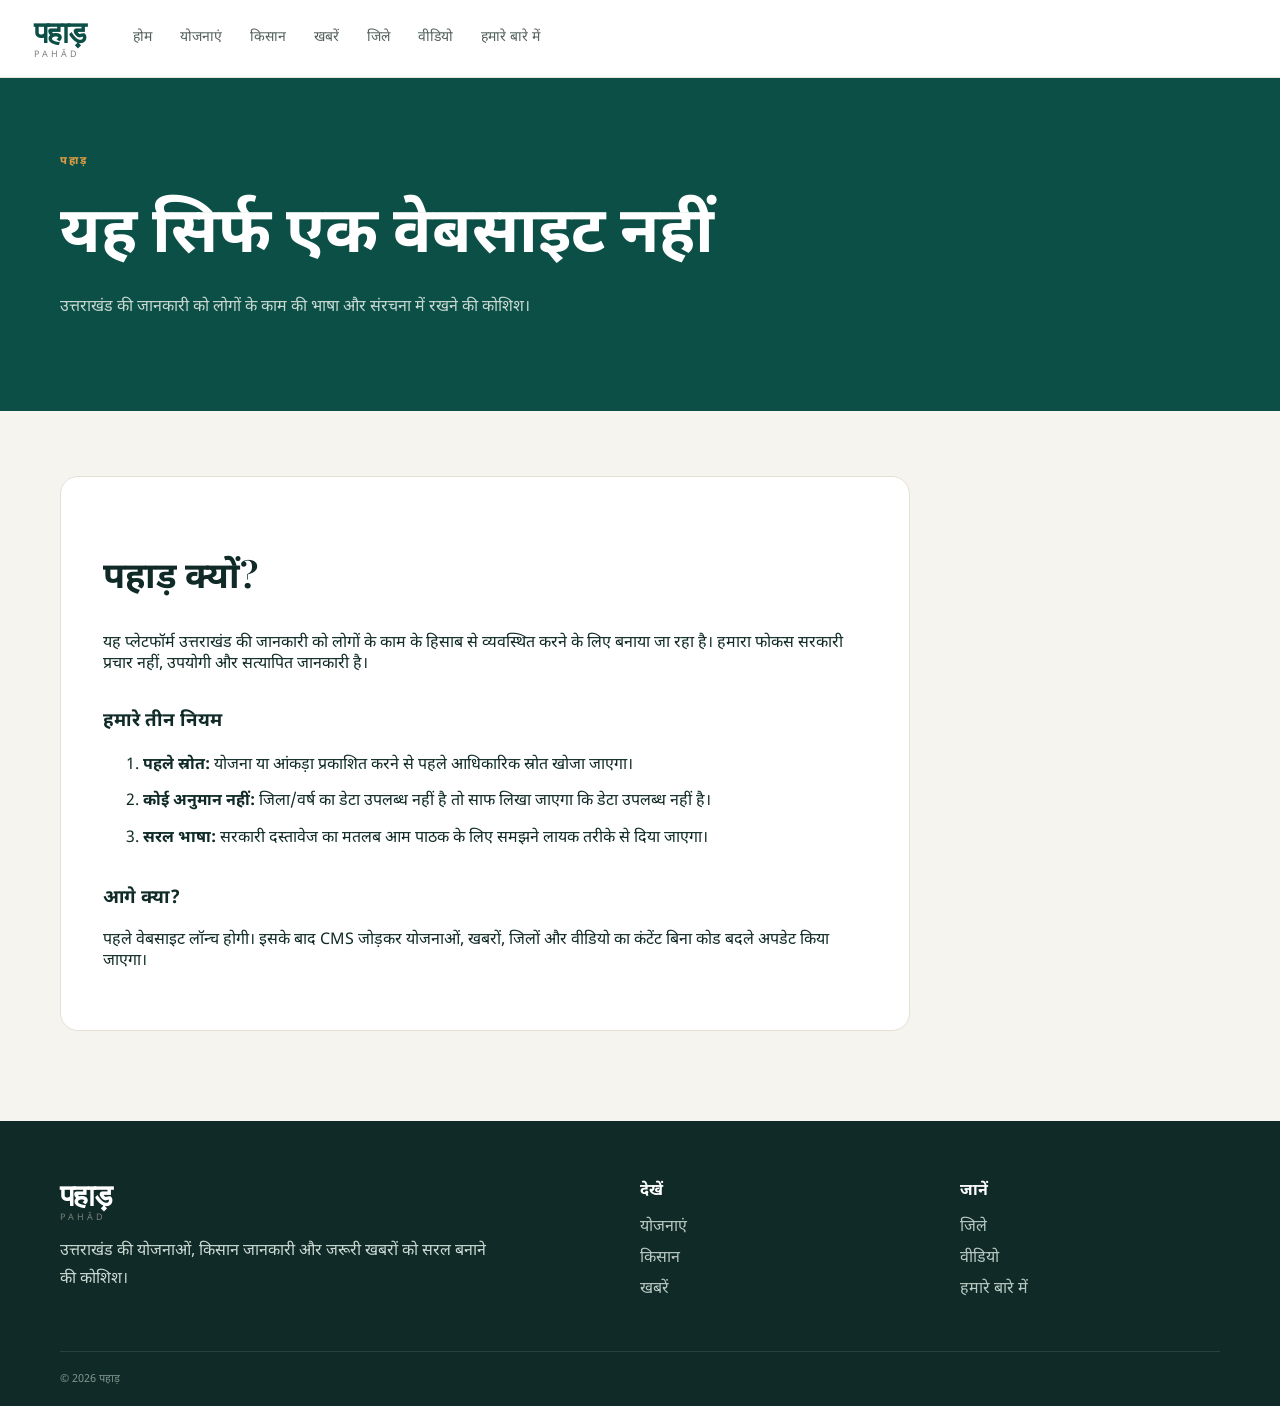
<file: about - Copy.html>
<!doctype html><html lang="hi"><head><meta charset="utf-8"><meta name="viewport" content="width=device-width,initial-scale=1"><title>हमारे बारे में — पहाड़</title><meta name="description" content="उत्तराखंड की जानकारी को लोगों के काम की भाषा और संरचना में रखने की कोशिश।"><link rel="preconnect" href="https://fonts.googleapis.com"><link rel="preconnect" href="https://fonts.gstatic.com" crossorigin><link href="https://fonts.googleapis.com/css2?family=Noto+Sans+Devanagari:wght@400;500;600;700;800&family=Playfair+Display:wght@600;700;800&display=swap" rel="stylesheet"><link rel="stylesheet" href="assets/style.css"></head><body>
<header class="topbar"><a class="brand" href="index.html"><span>पहाड़</span><small>PAHĀD</small></a><nav><a href="index.html">होम</a><a href="schemes.html">योजनाएं</a><a href="farmer.html">किसान</a><a href="news.html">खबरें</a><a href="districts.html">जिले</a><a href="videos.html">वीडियो</a><a href="about.html">हमारे बारे में</a></nav><button class="menu">☰</button></header>
<section class="page-hero"><div class="wrap"><span class="label">पहाड़</span><h1>यह सिर्फ एक वेबसाइट नहीं</h1><p>उत्तराखंड की जानकारी को लोगों के काम की भाषा और संरचना में रखने की कोशिश।</p></div></section>
<main class="content wrap"><div class="detail"><h2>पहाड़ क्यों?</h2><p>यह प्लेटफॉर्म उत्तराखंड की जानकारी को लोगों के काम के हिसाब से व्यवस्थित करने के लिए बनाया जा रहा है। हमारा फोकस सरकारी प्रचार नहीं, उपयोगी और सत्यापित जानकारी है।</p><h3>हमारे तीन नियम</h3><ol><li><strong>पहले स्रोत:</strong> योजना या आंकड़ा प्रकाशित करने से पहले आधिकारिक स्रोत खोजा जाएगा।</li><li><strong>कोई अनुमान नहीं:</strong> जिला/वर्ष का डेटा उपलब्ध नहीं है तो साफ लिखा जाएगा कि डेटा उपलब्ध नहीं है।</li><li><strong>सरल भाषा:</strong> सरकारी दस्तावेज का मतलब आम पाठक के लिए समझने लायक तरीके से दिया जाएगा।</li></ol><h3>आगे क्या?</h3><p>पहले वेबसाइट लॉन्च होगी। इसके बाद CMS जोड़कर योजनाओं, खबरों, जिलों और वीडियो का कंटेंट बिना कोड बदले अपडेट किया जाएगा।</p></div></main>
<footer><div class="wrap footer-grid"><div><div class="brand footer-brand"><span>पहाड़</span><small>PAHĀD</small></div><p>उत्तराखंड की योजनाओं, किसान जानकारी और जरूरी खबरों को सरल बनाने की कोशिश।</p></div><div><b>देखें</b><a href="schemes.html">योजनाएं</a><a href="farmer.html">किसान</a><a href="news.html">खबरें</a></div><div><b>जानें</b><a href="districts.html">जिले</a><a href="videos.html">वीडियो</a><a href="about.html">हमारे बारे में</a></div></div><div class="copyright wrap">© 2026 पहाड़</div></footer><script src="assets/app.js"></script></body></html>
</file>
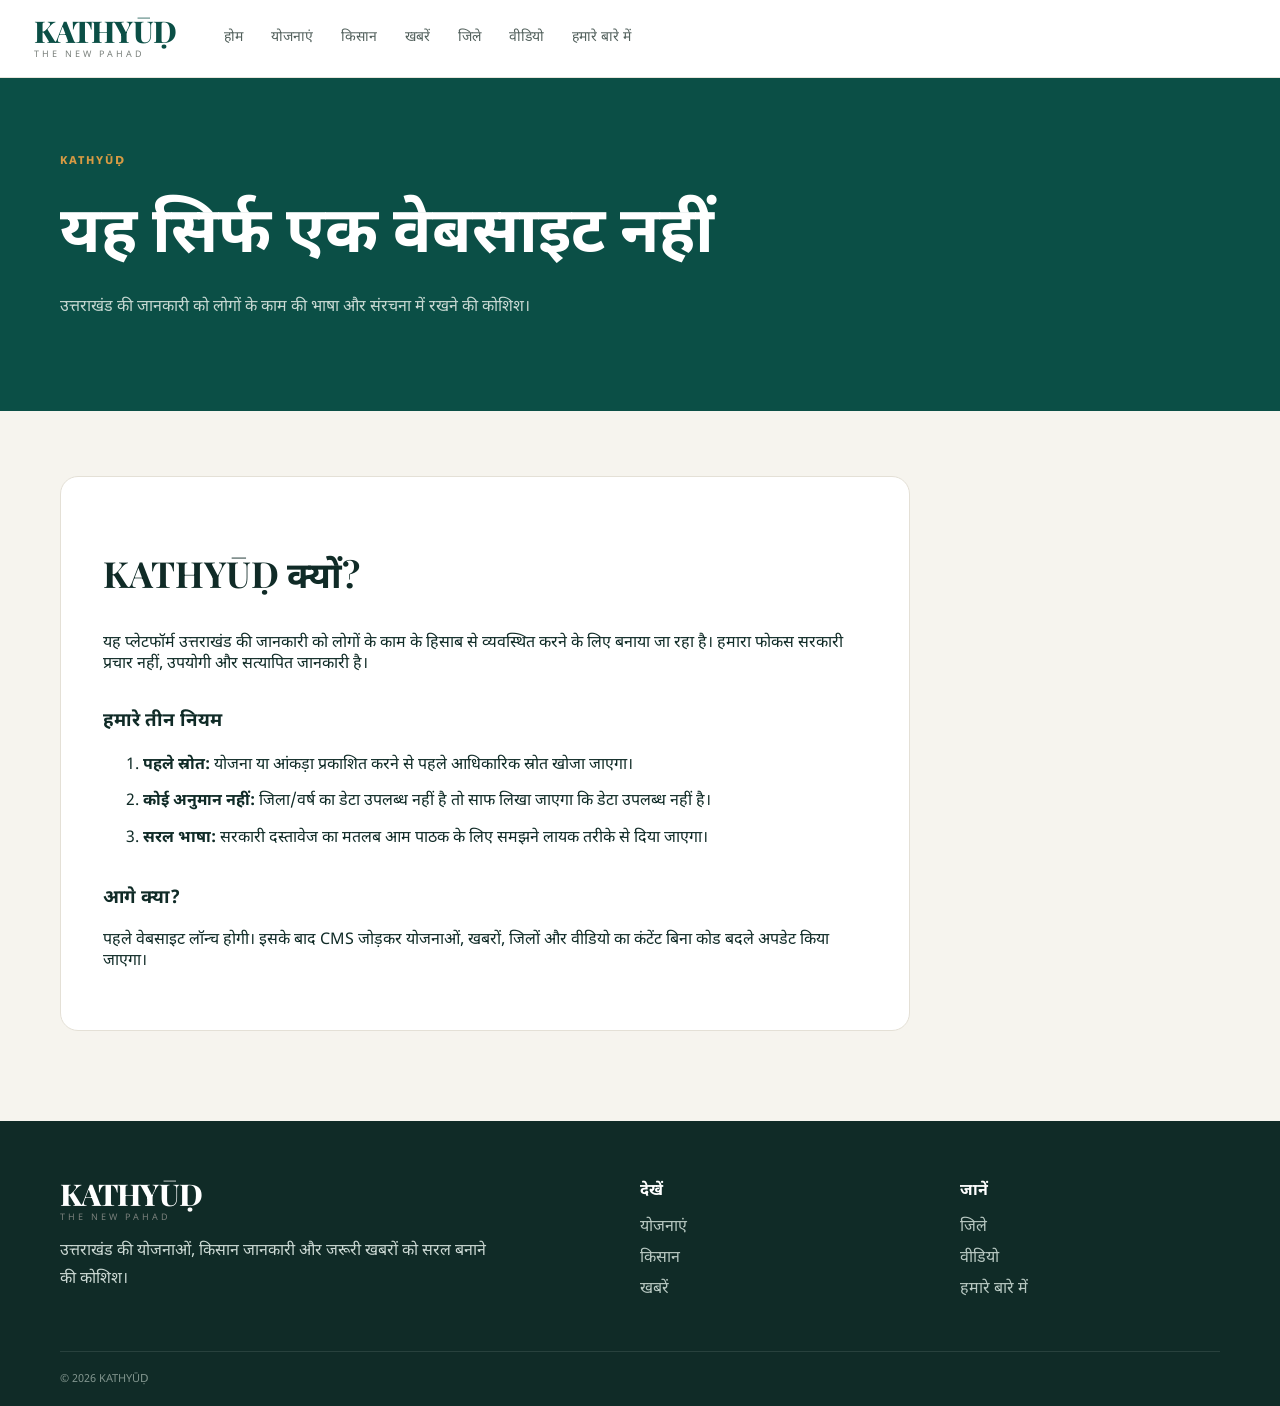
<file: about.html>
<!doctype html><html lang="hi"><head><meta charset="utf-8"><meta name="viewport" content="width=device-width,initial-scale=1"><title>हमारे बारे में — KATHYŪḌ</title><meta name="description" content="उत्तराखंड की जानकारी को लोगों के काम की भाषा और संरचना में रखने की कोशिश।"><link rel="preconnect" href="https://fonts.googleapis.com"><link rel="preconnect" href="https://fonts.gstatic.com" crossorigin><link href="https://fonts.googleapis.com/css2?family=Noto+Sans+Devanagari:wght@400;500;600;700;800&family=Playfair+Display:wght@600;700;800&display=swap" rel="stylesheet"><link rel="stylesheet" href="assets/style.css"></head><body>
<header class="topbar"><a class="brand" href="index.html"><span>KATHYŪḌ</span><small>THE NEW PAHAD</small></a><nav><a href="index.html">होम</a><a href="schemes.html">योजनाएं</a><a href="farmer.html">किसान</a><a href="news.html">खबरें</a><a href="districts.html">जिले</a><a href="videos.html">वीडियो</a><a href="about.html">हमारे बारे में</a></nav><button class="menu">☰</button></header>
<section class="page-hero"><div class="wrap"><span class="label">KATHYŪḌ</span><h1>यह सिर्फ एक वेबसाइट नहीं</h1><p>उत्तराखंड की जानकारी को लोगों के काम की भाषा और संरचना में रखने की कोशिश।</p></div></section>
<main class="content wrap"><div class="detail"><h2>KATHYŪḌ क्यों?</h2><p>यह प्लेटफॉर्म उत्तराखंड की जानकारी को लोगों के काम के हिसाब से व्यवस्थित करने के लिए बनाया जा रहा है। हमारा फोकस सरकारी प्रचार नहीं, उपयोगी और सत्यापित जानकारी है।</p><h3>हमारे तीन नियम</h3><ol><li><strong>पहले स्रोत:</strong> योजना या आंकड़ा प्रकाशित करने से पहले आधिकारिक स्रोत खोजा जाएगा।</li><li><strong>कोई अनुमान नहीं:</strong> जिला/वर्ष का डेटा उपलब्ध नहीं है तो साफ लिखा जाएगा कि डेटा उपलब्ध नहीं है।</li><li><strong>सरल भाषा:</strong> सरकारी दस्तावेज का मतलब आम पाठक के लिए समझने लायक तरीके से दिया जाएगा।</li></ol><h3>आगे क्या?</h3><p>पहले वेबसाइट लॉन्च होगी। इसके बाद CMS जोड़कर योजनाओं, खबरों, जिलों और वीडियो का कंटेंट बिना कोड बदले अपडेट किया जाएगा।</p></div></main>
<footer><div class="wrap footer-grid"><div><div class="brand footer-brand"><span>KATHYŪḌ</span><small>THE NEW PAHAD</small></div><p>उत्तराखंड की योजनाओं, किसान जानकारी और जरूरी खबरों को सरल बनाने की कोशिश।</p></div><div><b>देखें</b><a href="schemes.html">योजनाएं</a><a href="farmer.html">किसान</a><a href="news.html">खबरें</a></div><div><b>जानें</b><a href="districts.html">जिले</a><a href="videos.html">वीडियो</a><a href="about.html">हमारे बारे में</a></div></div><div class="copyright wrap">© 2026 KATHYŪḌ</div></footer><script src="assets/app.js"></script></body></html>
</file>
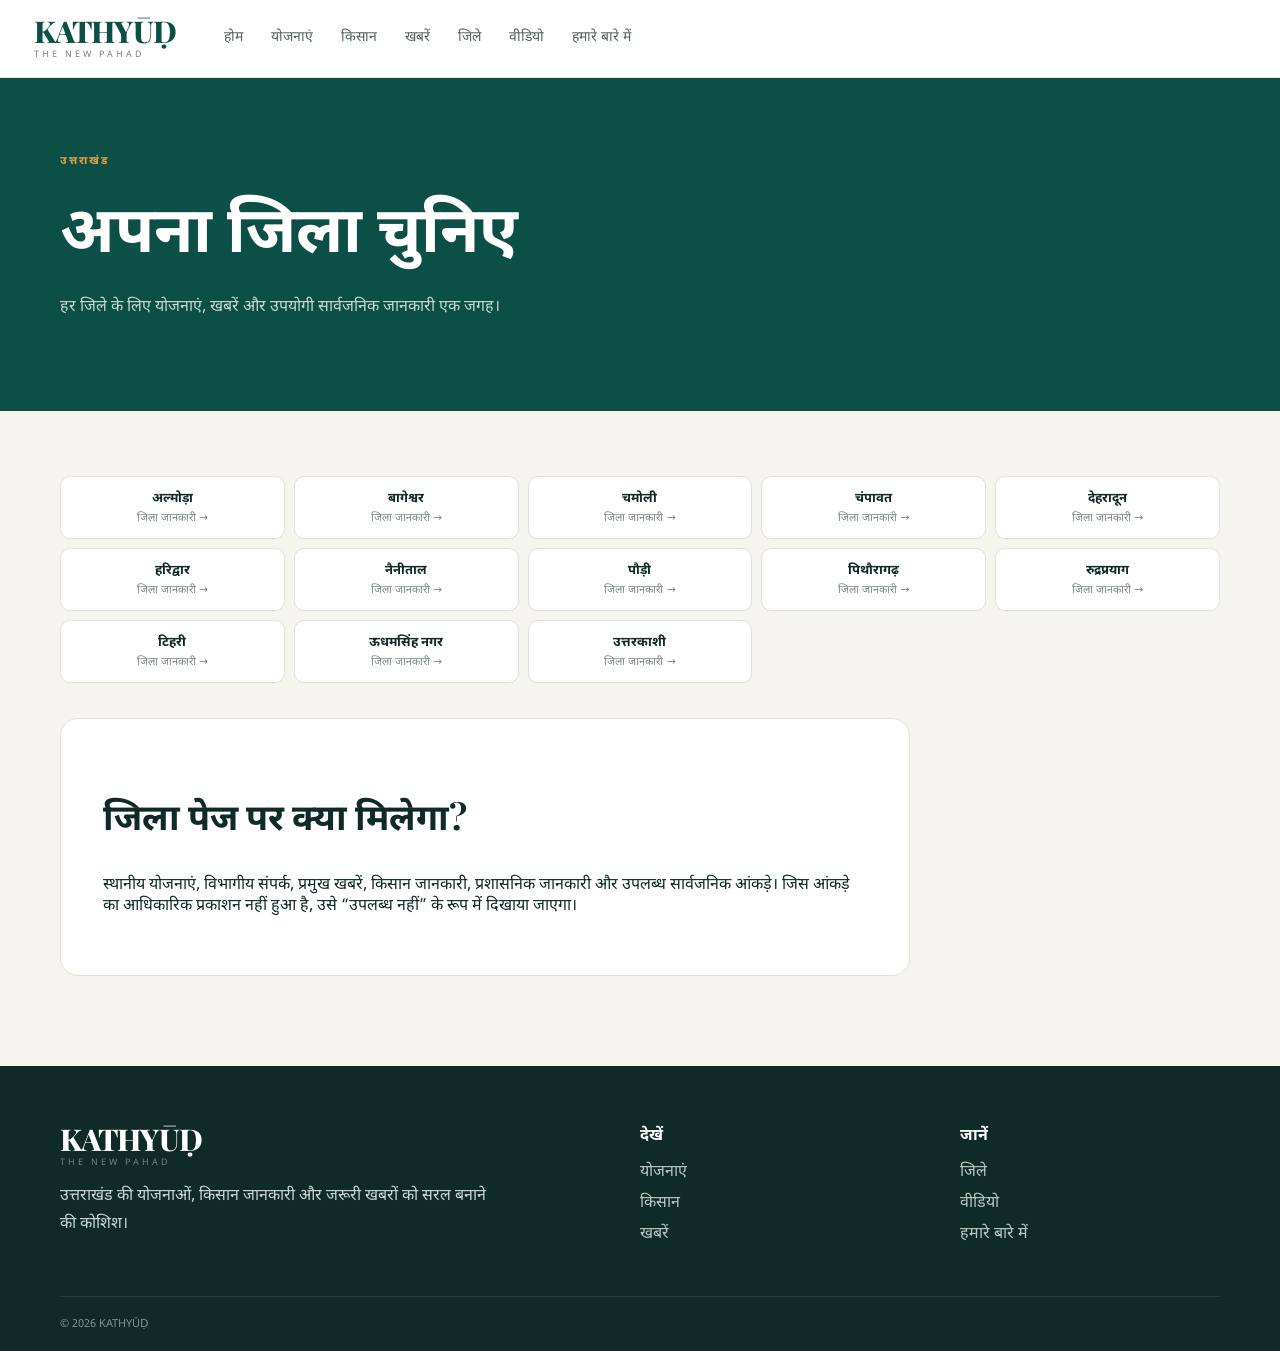
<file: districts.html>
<!doctype html><html lang="hi"><head><meta charset="utf-8"><meta name="viewport" content="width=device-width,initial-scale=1"><title>13 जिले — KATHYŪḌ</title><meta name="description" content="हर जिले के लिए योजनाएं, खबरें और उपयोगी सार्वजनिक जानकारी एक जगह।"><link rel="preconnect" href="https://fonts.googleapis.com"><link rel="preconnect" href="https://fonts.gstatic.com" crossorigin><link href="https://fonts.googleapis.com/css2?family=Noto+Sans+Devanagari:wght@400;500;600;700;800&family=Playfair+Display:wght@600;700;800&display=swap" rel="stylesheet"><link rel="stylesheet" href="assets/style.css"></head><body>
<header class="topbar"><a class="brand" href="index.html"><span>KATHYŪḌ</span><small>THE NEW PAHAD</small></a><nav><a href="index.html">होम</a><a href="schemes.html">योजनाएं</a><a href="farmer.html">किसान</a><a href="news.html">खबरें</a><a href="districts.html">जिले</a><a href="videos.html">वीडियो</a><a href="about.html">हमारे बारे में</a></nav><button class="menu">☰</button></header>
<section class="page-hero"><div class="wrap"><span class="label">उत्तराखंड</span><h1>अपना जिला चुनिए</h1><p>हर जिले के लिए योजनाएं, खबरें और उपयोगी सार्वजनिक जानकारी एक जगह।</p></div></section>
<main class="content wrap"><div class="districts"><a href="districts.html"><strong>अल्मोड़ा</strong><small style="display:block;color:#7b8581;margin-top:4px">जिला जानकारी →</small></a><a href="districts.html"><strong>बागेश्वर</strong><small style="display:block;color:#7b8581;margin-top:4px">जिला जानकारी →</small></a><a href="districts.html"><strong>चमोली</strong><small style="display:block;color:#7b8581;margin-top:4px">जिला जानकारी →</small></a><a href="districts.html"><strong>चंपावत</strong><small style="display:block;color:#7b8581;margin-top:4px">जिला जानकारी →</small></a><a href="districts.html"><strong>देहरादून</strong><small style="display:block;color:#7b8581;margin-top:4px">जिला जानकारी →</small></a><a href="districts.html"><strong>हरिद्वार</strong><small style="display:block;color:#7b8581;margin-top:4px">जिला जानकारी →</small></a><a href="districts.html"><strong>नैनीताल</strong><small style="display:block;color:#7b8581;margin-top:4px">जिला जानकारी →</small></a><a href="districts.html"><strong>पौड़ी</strong><small style="display:block;color:#7b8581;margin-top:4px">जिला जानकारी →</small></a><a href="districts.html"><strong>पिथौरागढ़</strong><small style="display:block;color:#7b8581;margin-top:4px">जिला जानकारी →</small></a><a href="districts.html"><strong>रुद्रप्रयाग</strong><small style="display:block;color:#7b8581;margin-top:4px">जिला जानकारी →</small></a><a href="districts.html"><strong>टिहरी</strong><small style="display:block;color:#7b8581;margin-top:4px">जिला जानकारी →</small></a><a href="districts.html"><strong>ऊधमसिंह नगर</strong><small style="display:block;color:#7b8581;margin-top:4px">जिला जानकारी →</small></a><a href="districts.html"><strong>उत्तरकाशी</strong><small style="display:block;color:#7b8581;margin-top:4px">जिला जानकारी →</small></a></div>
<div class="detail" style="margin-top:35px"><h2>जिला पेज पर क्या मिलेगा?</h2><p>स्थानीय योजनाएं, विभागीय संपर्क, प्रमुख खबरें, किसान जानकारी, प्रशासनिक जानकारी और उपलब्ध सार्वजनिक आंकड़े। जिस आंकड़े का आधिकारिक प्रकाशन नहीं हुआ है, उसे “उपलब्ध नहीं” के रूप में दिखाया जाएगा।</p></div></main>
<footer><div class="wrap footer-grid"><div><div class="brand footer-brand"><span>KATHYŪḌ</span><small>THE NEW PAHAD</small></div><p>उत्तराखंड की योजनाओं, किसान जानकारी और जरूरी खबरों को सरल बनाने की कोशिश।</p></div><div><b>देखें</b><a href="schemes.html">योजनाएं</a><a href="farmer.html">किसान</a><a href="news.html">खबरें</a></div><div><b>जानें</b><a href="districts.html">जिले</a><a href="videos.html">वीडियो</a><a href="about.html">हमारे बारे में</a></div></div><div class="copyright wrap">© 2026 KATHYŪḌ</div></footer><script src="assets/app.js"></script></body></html>
</file>
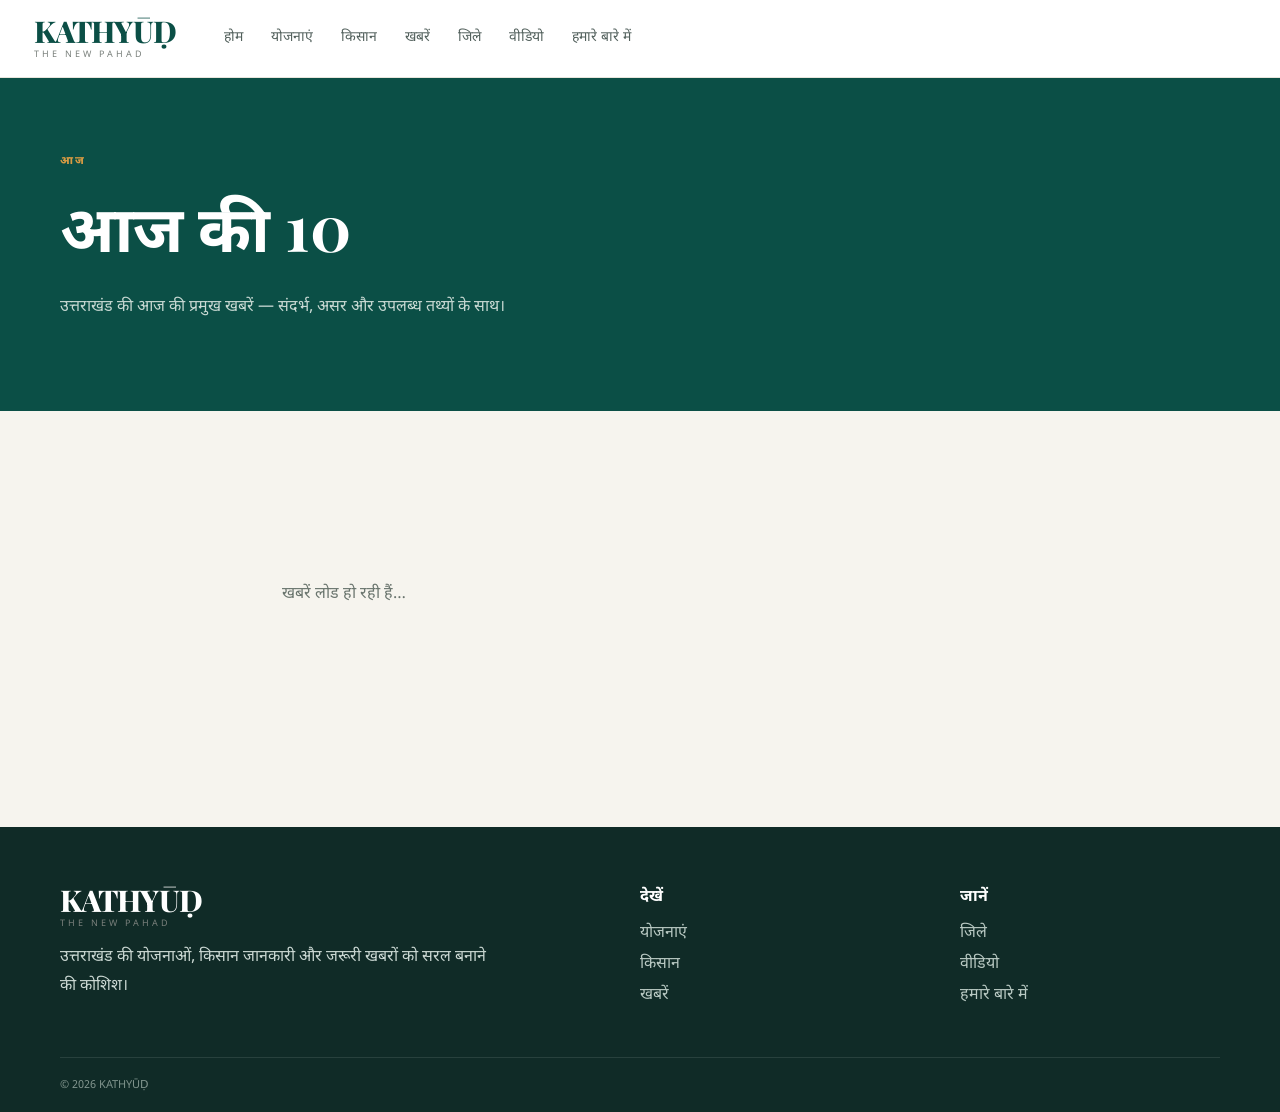
<file: news.html>
<!doctype html>
<html lang="hi">
<head>
<meta charset="utf-8">
<meta name="viewport" content="width=device-width,initial-scale=1">

<title>आज की 10 — KATHYŪḌ</title>

<meta name="description" content="उत्तराखंड की आज की 10 प्रमुख खबरें।">

<link rel="preconnect" href="https://fonts.googleapis.com">
<link rel="preconnect" href="https://fonts.gstatic.com" crossorigin>

<link
  href="https://fonts.googleapis.com/css2?family=Noto+Sans+Devanagari:wght@400;500;600;700;800&family=Playfair+Display:wght@600;700;800&display=swap"
  rel="stylesheet"
>

<link rel="stylesheet" href="assets/style.css">

<style>
.news-live-grid{
  display:grid;
  grid-template-columns:repeat(2,minmax(0,1fr));
  gap:24px;
  padding:48px 0 72px;
}

.news-live-card{
  display:block;
  color:inherit;
  text-decoration:none;
  background:#fff;
  border:1px solid rgba(20,50,35,.10);
  border-radius:18px;
  overflow:hidden;
  box-shadow:0 8px 28px rgba(20,50,35,.07);
  transition:transform .2s ease,box-shadow .2s ease;
}

.news-live-card:hover{
  transform:translateY(-3px);
  box-shadow:0 14px 36px rgba(20,50,35,.12);
}

.news-live-image{
  width:100%;
  aspect-ratio:16/9;
  background:#e8eee9 center/cover no-repeat;
}

.news-live-body{
  padding:22px;
}

.news-live-body h2{
  margin:10px 0 10px;
  font-size:clamp(21px,2.2vw,30px);
  line-height:1.3;
}

.news-live-body p{
  margin:0 0 15px;
  color:#59645d;
  line-height:1.7;
}

.news-live-meta{
  font-size:13px;
  color:#7a847d;
}

.news-live-empty{
  padding:60px 20px;
  text-align:center;
  color:#69746d;
}

@media(max-width:760px){
  .news-live-grid{
    grid-template-columns:1fr;
    gap:18px;
    padding:30px 0 50px;
  }
}
</style>
</head>

<body>

<header class="topbar">

  <a class="brand" href="index.html">
    <span>KATHYŪḌ</span>
    <small>THE NEW PAHAD</small>
  </a>

  <nav>
    <a href="index.html">होम</a>
    <a href="schemes.html">योजनाएं</a>
    <a href="farmer.html">किसान</a>
    <a href="news.html">खबरें</a>
    <a href="districts.html">जिले</a>
    <a href="videos.html">वीडियो</a>
    <a href="about.html">हमारे बारे में</a>
  </nav>

  <button class="menu">☰</button>

</header>

<section class="page-hero">
  <div class="wrap">
    <span class="label">आज</span>
    <h1>आज की 10</h1>
    <p>
      उत्तराखंड की आज की प्रमुख खबरें —
      संदर्भ, असर और उपलब्ध तथ्यों के साथ।
    </p>
  </div>
</section>

<main class="content wrap">

  <div
    id="newsLive"
    class="news-live-grid"
    data-list-root
    data-section="आज की 10"
  >
    <div class="news-live-empty">
      खबरें लोड हो रही हैं…
    </div>
  </div>

</main>

<footer>

  <div class="wrap footer-grid">

    <div>
      <div class="brand footer-brand">
        <span>KATHYŪḌ</span>
        <small>THE NEW PAHAD</small>
      </div>

      <p>
        उत्तराखंड की योजनाओं, किसान जानकारी
        और जरूरी खबरों को सरल बनाने की कोशिश।
      </p>
    </div>

    <div>
      <b>देखें</b>
      <a href="schemes.html">योजनाएं</a>
      <a href="farmer.html">किसान</a>
      <a href="news.html">खबरें</a>
    </div>

    <div>
      <b>जानें</b>
      <a href="districts.html">जिले</a>
      <a href="videos.html">वीडियो</a>
      <a href="about.html">हमारे बारे में</a>
    </div>

  </div>

  <div class="copyright wrap">
    © 2026 KATHYŪḌ
  </div>

</footer>

<script src="assets/app.js"></script>
<script src="assets/content.js"></script>

</body>
</html>
</file>
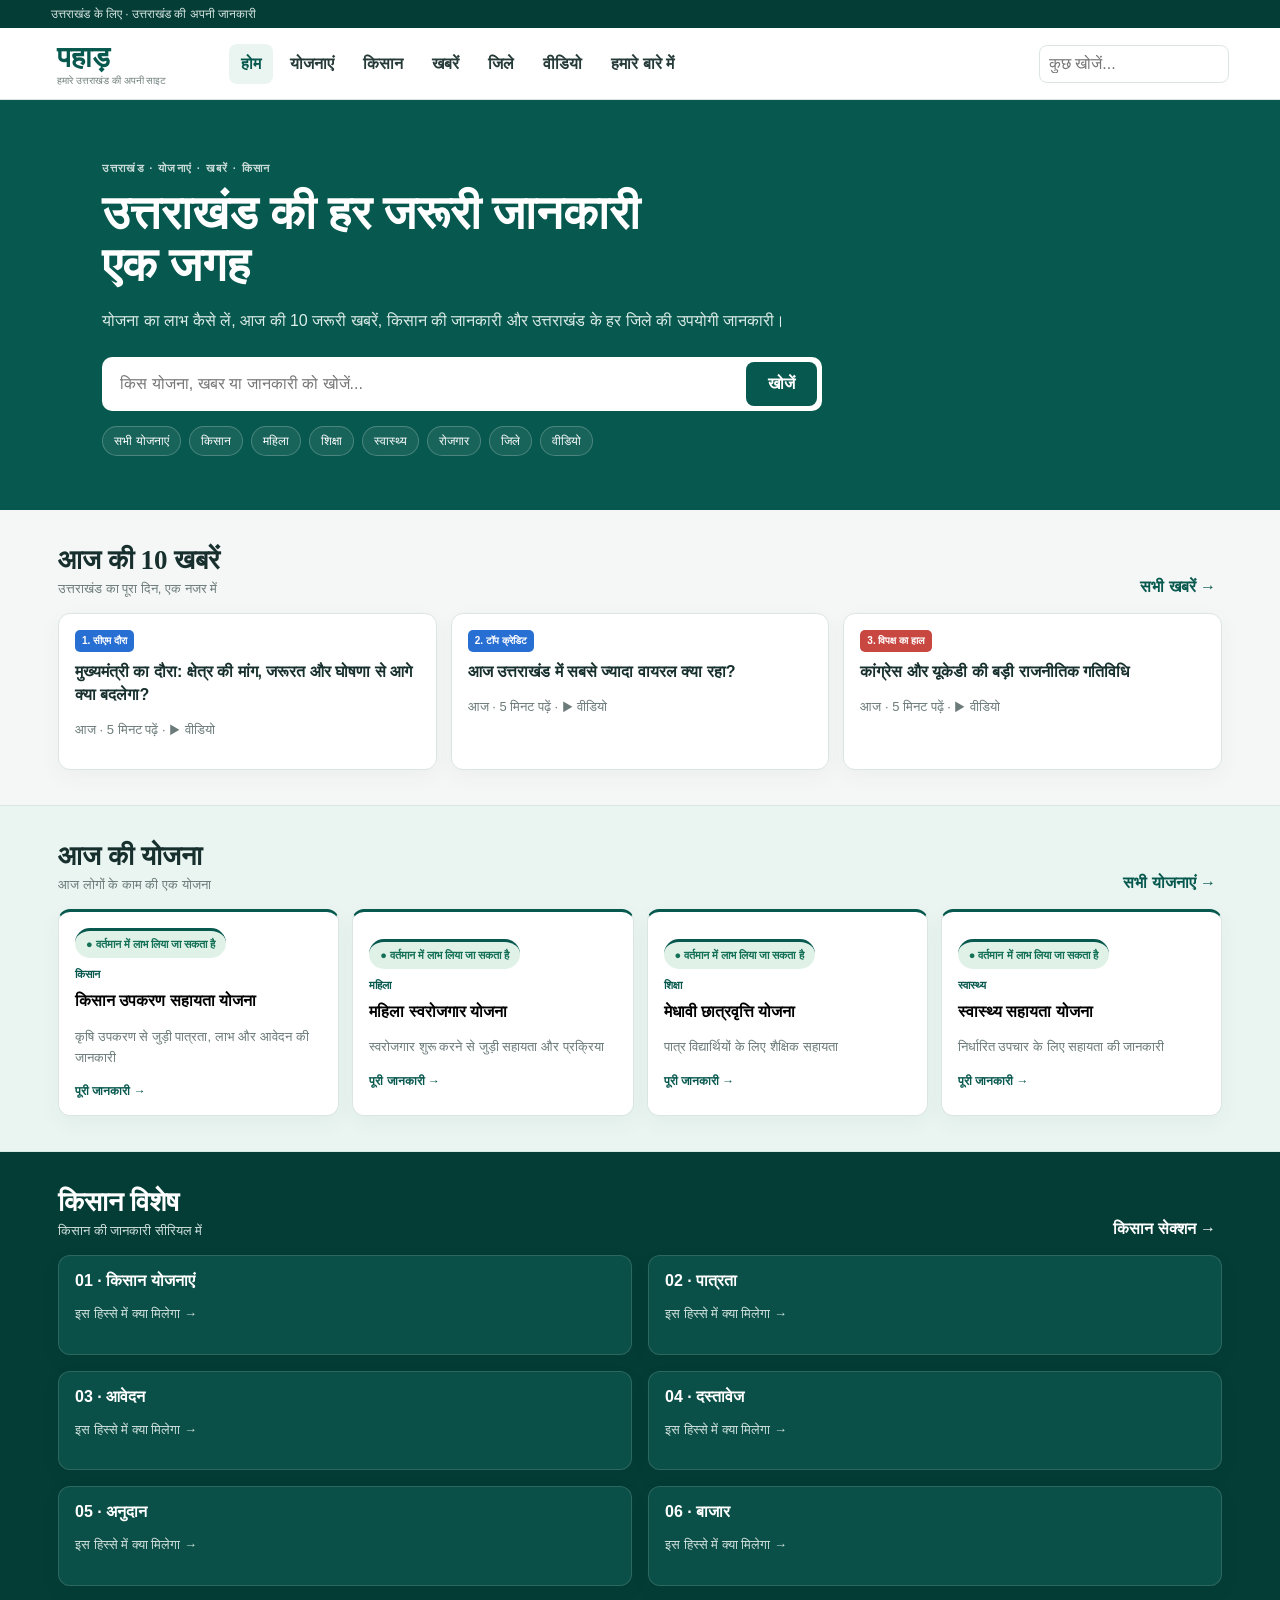
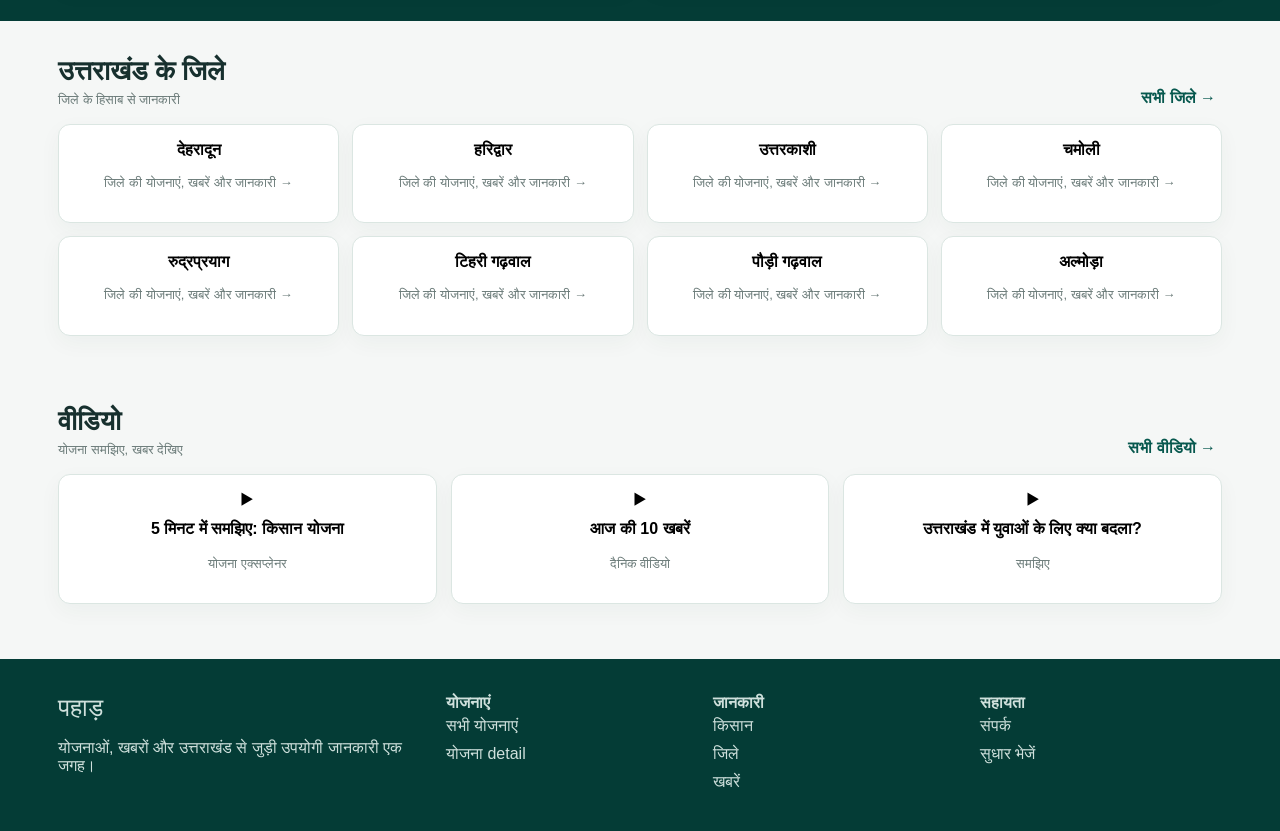
<file: pahad-live-dummy (1).html>
<!doctype html>
<html lang="hi">
<head>
<meta charset="utf-8">
<meta name="viewport" content="width=device-width,initial-scale=1">
<title>पहाड़ — Live Dummy</title>
<style>
:root{--g:#07584e;--gd:#043c36;--gs:#eaf5f1;--ink:#17302e;--muted:#6b7b79;--line:#dbe6e2;--bg:#f5f7f6;--white:#fff;--orange:#d88a28;--red:#c84740;--blue:#286fd3}
*{box-sizing:border-box}body{margin:0;background:var(--bg);color:var(--ink);font-family:Arial,"Noto Sans Devanagari",sans-serif}button,input,select{font:inherit}button,a{cursor:pointer}.top{background:var(--gd);color:#d8e7e3;font-size:12px;padding:7px 4%}.nav{height:72px;background:#fff;border-bottom:1px solid var(--line);display:flex;align-items:center;padding:0 4%;gap:28px;position:sticky;top:0;z-index:20}.brand{font-family:Georgia,serif;font-size:29px;font-weight:700;color:var(--g);min-width:150px}.brand small{font:10px Arial;color:#73827f;display:block}.menu{display:flex;gap:5px;flex:1}.menu button{border:0;background:none;padding:11px 12px;border-radius:8px;font-weight:700;color:#263b39}.menu button:hover,.menu button.active{background:var(--gs);color:var(--g)}.topSearch{width:190px;padding:9px;border:1px solid var(--line);border-radius:8px}.hero{background:var(--g);color:white;padding:62px 8% 54px}.eyebrow{font-size:11px;letter-spacing:.12em;font-weight:800;text-transform:uppercase;opacity:.78}.hero h1{font:700 47px/1.1 Georgia,serif;max-width:760px;margin:13px 0}.hero p{max-width:700px;line-height:1.7;color:#dcece8}.search{display:flex;max-width:720px;background:#fff;padding:5px;border-radius:10px;margin-top:22px}.search input{flex:1;border:0;outline:0;padding:13px}.search button{background:var(--g);color:#fff;border:0;border-radius:8px;padding:0 22px;font-weight:800}.chips{display:flex;gap:8px;flex-wrap:wrap;margin-top:15px}.chip{border:1px solid #ffffff38;background:#ffffff12;color:white;padding:7px 11px;border-radius:99px;font-size:12px}.wrap{max-width:1200px;margin:auto;padding:0 18px}.section{padding:35px 0}.head{display:flex;justify-content:space-between;align-items:end;margin-bottom:16px}.head h2{font:700 27px Georgia,serif;margin:0}.head p{font-size:13px;color:var(--muted);margin:5px 0 0}.more{border:0;background:none;color:var(--g);font-weight:800}.grid4{display:grid;grid-template-columns:repeat(4,1fr);gap:13px}.grid3{display:grid;grid-template-columns:repeat(3,1fr);gap:14px}.grid2{display:grid;grid-template-columns:1fr 1fr;gap:16px}.card{background:#fff;border:1px solid var(--line);border-radius:12px;padding:16px;box-shadow:0 7px 22px #0b42300b}.card h3{font-size:16px;line-height:1.45;margin:8px 0}.card p{font-size:13px;line-height:1.65;color:var(--muted)}.tag{display:inline-block;background:var(--blue);color:#fff;font-size:10px;font-weight:800;border-radius:5px;padding:5px 7px}.tag.red{background:var(--red)}.tag.green{background:var(--g)}.scheme{border-top:3px solid var(--g)}.scheme .status{color:#147056;font-size:11px;font-weight:800}.schemeSection{background:var(--gs);border-block:1px solid #d7e8e2}.farmer{background:var(--gd);color:#fff}.farmer .card{background:#0b5048;border-color:#ffffff22;color:#fff}.farmer p{color:#cfe0dc}.steps{display:grid;grid-template-columns:repeat(5,1fr);gap:8px}.step{text-align:center;border:1px solid var(--line);padding:13px;border-radius:9px;background:#fff}.step b{font-size:12px}.num{margin:auto auto 7px;width:27px;height:27px;border-radius:50%;display:grid;place-items:center;background:var(--g);color:#fff;font-weight:800}.pageHead{background:var(--g);color:#fff;padding:38px 0}.pageHead h1{font:700 40px Georgia,serif;margin:7px 0}.pageHead p{max-width:750px;line-height:1.7;color:#d6e8e3}.filters{display:flex;gap:8px;flex-wrap:wrap;margin:20px 0}.filter{border:1px solid var(--line);background:#fff;border-radius:8px;padding:8px 13px}.filter.active{background:var(--gs);color:var(--g)}.detailHero{display:grid;grid-template-columns:1fr 1fr;gap:25px;padding:34px 0}.dummyVisual{background:linear-gradient(145deg,#dcece6,#7ba49a);border-radius:15px;min-height:300px;display:grid;place-items:center;color:#315c54;font-size:42px;font-family:Georgia,serif}.detailHero h1{font:700 40px Georgia,serif;line-height:1.15}.status{display:inline-block;background:#e0f2e8;color:#147052;border-radius:99px;padding:7px 11px;font-size:11px;font-weight:800}.detailNav{position:sticky;top:72px;background:#fff;border-block:1px solid var(--line);z-index:10}.detailNav .wrap{display:flex;gap:22px;overflow:auto;padding:11px 18px}.detailNav button{border:0;background:none;white-space:nowrap;font-weight:800;font-size:12px}.detailGrid{display:grid;grid-template-columns:1fr 290px;gap:17px;padding:26px 18px}.side{height:max-content}.footer{background:var(--gd);color:#cfe0dc;padding:35px 0;margin-top:20px}.footerGrid{display:grid;grid-template-columns:1.5fr repeat(3,1fr);gap:25px}.footer a,.footer button{display:block;background:none;border:0;color:#cfe0dc;padding:5px 0;text-align:left}.toast{position:fixed;bottom:22px;left:50%;transform:translateX(-50%);background:#17302e;color:#fff;padding:12px 17px;border-radius:9px;display:none;z-index:99}.modal{position:fixed;inset:0;background:#0008;display:none;place-items:center;z-index:100}.modalBox{background:#fff;border-radius:13px;width:min(520px,calc(100% - 30px));padding:22px}.modalBox h2{margin-top:0}.close{float:right;border:0;background:none;font-size:22px}.mobileMenu{display:none}
@media(max-width:900px){.menu{display:none}.topSearch{display:none}.mobileMenu{display:block;margin-left:auto;border:0;background:none;font-size:22px}.grid4,.grid3{grid-template-columns:1fr 1fr}.detailHero,.detailGrid,.grid2{grid-template-columns:1fr}.steps{grid-template-columns:repeat(3,1fr)}}
@media(max-width:600px){.hero{padding:43px 6%}.hero h1{font-size:34px}.grid4,.grid3{grid-template-columns:1fr}.steps{grid-template-columns:1fr 1fr}.nav{padding:0 4%;height:66px}.brand{font-size:25px}.detailHero h1,.pageHead h1{font-size:31px}.footerGrid{grid-template-columns:1fr 1fr}}
</style>
</head>
<body>
<div id="app"></div><div id="toast" class="toast"></div>
<div id="modal" class="modal" onclick="if(event.target===this)closeModal()"><div class="modalBox"><button class="close" onclick="closeModal()">×</button><div id="modalContent"></div></div></div>
<script>
const schemes=[
["किसान उपकरण सहायता योजना","किसान","कृषि उपकरण से जुड़ी पात्रता, लाभ और आवेदन की जानकारी"],
["महिला स्वरोजगार योजना","महिला","स्वरोजगार शुरू करने से जुड़ी सहायता और प्रक्रिया"],
["मेधावी छात्रवृत्ति योजना","शिक्षा","पात्र विद्यार्थियों के लिए शैक्षिक सहायता"],
["स्वास्थ्य सहायता योजना","स्वास्थ्य","निर्धारित उपचार के लिए सहायता की जानकारी"],
["युवा स्वरोजगार सहायता","रोजगार","युवाओं के लिए उद्यम और स्वरोजगार से जुड़ी जानकारी"],
["कृषि विकास सहायता","किसान","कृषि से जुड़ी सहायता और आवेदन माध्यम"]
];
const news=[
["सीएम दौरा","मुख्यमंत्री का दौरा: क्षेत्र की मांग, जरूरत और घोषणा से आगे क्या बदलेगा?"],
["टॉप क्रेडिट","आज उत्तराखंड में सबसे ज्यादा वायरल क्या रहा?"],
["विपक्ष का हाल","कांग्रेस और यूकेडी की बड़ी राजनीतिक गतिविधि"],
["रोचक खबर","पहाड़ की ऐसी कहानी जिसे जानना जरूरी है"],
["हादसा","हादसे में क्या हुआ और प्रशासन ने क्या किया"],
["क्राइम","उत्तराखंड की बड़ी आपराधिक घटना का पूरा घटनाक्रम"],
["स्पोर्ट्स","राज्य स्तरीय प्रतियोगिता में उत्तराखंड के खिलाड़ियों का प्रदर्शन"],
["वायरल","सोशल मीडिया पर उत्तराखंड से क्या वायरल रहा"],
["फिल्म","फिल्म और उत्तराखंड का आज का कनेक्शन"],
["हमारे बारे में","आज पहाड़ पर क्या नया जुड़ा"]
];
function header(active="home"){return `<div class="top">उत्तराखंड के लिए · उत्तराखंड की अपनी जानकारी</div><nav class="nav"><button class="brand" style="border:0;background:none;text-align:left" onclick="go('home')">पहाड़<small>हमारे उत्तराखंड की अपनी साइट</small></button><div class="menu">
${[['home','होम'],['schemes','योजनाएं'],['farmer','किसान'],['news','खबरें'],['districts','जिले'],['videos','वीडियो'],['about','हमारे बारे में']].map(x=>`<button class="${active===x[0]?'active':''}" onclick="go('${x[0]}')">${x[1]}</button>`).join('')}</div><input class="topSearch" placeholder="कुछ खोजें..." onkeydown="if(event.key==='Enter')search(this.value)"><button class="mobileMenu" onclick="mobileNav()">☰</button></nav>`}
function footer(){return `<footer class="footer"><div class="wrap footerGrid"><div><b style="font:25px Georgia">पहाड़</b><p>योजनाओं, खबरों और उत्तराखंड से जुड़ी उपयोगी जानकारी एक जगह।</p></div><div><b>योजनाएं</b><button onclick="go('schemes')">सभी योजनाएं</button><button onclick="openScheme(0)">योजना detail</button></div><div><b>जानकारी</b><button onclick="go('farmer')">किसान</button><button onclick="go('districts')">जिले</button><button onclick="go('news')">खबरें</button></div><div><b>सहायता</b><button onclick="toast('संपर्क पेज खुलेगा')">संपर्क</button><button onclick="toast('सुधार भेजने का फॉर्म खुलेगा')">सुधार भेजें</button></div></div></footer>`}
function home(){return header('home')+`<section class="hero"><div class="eyebrow">उत्तराखंड · योजनाएं · खबरें · किसान</div><h1>उत्तराखंड की हर जरूरी जानकारी<br>एक जगह</h1><p>योजना का लाभ कैसे लें, आज की 10 जरूरी खबरें, किसान की जानकारी और उत्तराखंड के हर जिले की उपयोगी जानकारी।</p><form class="search" onsubmit="event.preventDefault();search(this.q.value)"><input name="q" placeholder="किस योजना, खबर या जानकारी को खोजें..."><button>खोजें</button></form><div class="chips">${['सभी योजनाएं','किसान','महिला','शिक्षा','स्वास्थ्य','रोजगार','जिले','वीडियो'].map(x=>`<span class="chip" onclick="search('${x}')">${x}</span>`).join('')}</div></section>
<section class="section"><div class="wrap"><div class="head"><div><h2>आज की 10 खबरें</h2><p>उत्तराखंड का पूरा दिन, एक नजर में</p></div><button class="more" onclick="go('news')">सभी खबरें →</button></div><div class="grid3">${news.slice(0,3).map((n,i)=>`<article class="card"><span class="tag ${i===2?'red':''}">${i+1}. ${n[0]}</span><h3>${n[1]}</h3><p>आज · 5 मिनट पढ़ें · ▶ वीडियो</p></article>`).join('')}</div></div></section>
<section class="section schemeSection"><div class="wrap"><div class="head"><div><h2>आज की योजना</h2><p>आज लोगों के काम की एक योजना</p></div><button class="more" onclick="go('schemes')">सभी योजनाएं →</button></div><div class="grid4">${schemes.slice(0,4).map((s,i)=>schemeCard(s,i)).join('')}</div></div></section>
<section class="section farmer"><div class="wrap"><div class="head"><div><h2>किसान विशेष</h2><p style="color:#cfe0dc">किसान की जानकारी सीरियल में</p></div><button class="more" style="color:#fff" onclick="go('farmer')">किसान सेक्शन →</button></div><div class="grid2">${[['01','किसान योजनाएं'],['02','पात्रता'],['03','आवेदन'],['04','दस्तावेज'],['05','अनुदान'],['06','बाजार']].map(x=>`<button class="card" style="text-align:left" onclick="go('farmer')"><b>${x[0]} · ${x[1]}</b><p>इस हिस्से में क्या मिलेगा →</p></button>`).join('')}</div></div></section>
<section class="section" id="districts"><div class="wrap"><div class="head"><div><h2>उत्तराखंड के जिले</h2><p>जिले के हिसाब से जानकारी</p></div><button class="more" onclick="go('districts')">सभी जिले →</button></div><div class="grid4">${['देहरादून','हरिद्वार','उत्तरकाशी','चमोली','रुद्रप्रयाग','टिहरी गढ़वाल','पौड़ी गढ़वाल','अल्मोड़ा'].map(x=>`<button class="card" onclick="openDistrict('${x}')"><b>${x}</b><p>जिले की योजनाएं, खबरें और जानकारी →</p></button>`).join('')}</div></div></section>
<section class="section"><div class="wrap"><div class="head"><div><h2>वीडियो</h2><p>योजना समझिए, खबर देखिए</p></div><button class="more" onclick="go('videos')">सभी वीडियो →</button></div><div class="grid3"><button class="card" onclick="openVideo('किसान उपकरण सहायता योजना')">▶ <h3>5 मिनट में समझिए: किसान योजना</h3><p>योजना एक्सप्लेनर</p></button><button class="card" onclick="openVideo('आज की 10 खबरें')">▶ <h3>आज की 10 खबरें</h3><p>दैनिक वीडियो</p></button><button class="card" onclick="openVideo('उत्तराखंड में युवाओं के लिए क्या बदला?')">▶ <h3>उत्तराखंड में युवाओं के लिए क्या बदला?</h3><p>समझिए</p></button></div></div></section>${footer()}`}
function schemeCard(s,i){return `<button class="card scheme" style="text-align:left" onclick="openScheme(${i})"><span class="scheme status">● वर्तमान में लाभ लिया जा सकता है</span><div style="font-size:11px;color:var(--g);font-weight:800;margin-top:10px">${s[1]}</div><h3>${s[0]}</h3><p>${s[2]}</p><b style="color:var(--g);font-size:12px">पूरी जानकारी →</b></button>`}
function schemesPage(){return header('schemes')+`<section class="pageHead"><div class="wrap"><div class="eyebrow">उत्तराखंड की योजनाएं</div><h1>कौन-सी योजना अभी आपके काम की है?</h1><p>हर योजना को लाभार्थी के सवालों के हिसाब से समझें—पात्रता, लाभ, आवेदन, दस्तावेज और उपलब्ध सरकारी आंकड़े।</p></div></section><section class="section"><div class="wrap"><div class="filters">${['all','किसान','महिला','शिक्षा','स्वास्थ्य','रोजगार'].map((x,i)=>`<button class="filter ${i===0?'active':''}" onclick="filterSchemes('${x}',this)">${x==='all'?'सभी':x}</button>`).join('')}</div><div id="schemeResults" class="grid3">${schemes.map((s,i)=>schemeCard(s,i)).join('')}</div></div></section>${footer()}`}
function filterSchemes(f,b){document.querySelectorAll('.filter').forEach(x=>x.classList.remove('active'));b.classList.add('active');document.getElementById('schemeResults').innerHTML=schemes.map((s,i)=>[f==='all'||s[1]===f,schemeCard(s,i)]).filter(x=>x[0]).map(x=>x[1]).join('')}
function schemeDetail(i){let s=schemes[i]||schemes[0];return header('schemes')+`<section class="section"><div class="wrap"><div style="font-size:12px;color:#71827f">होम → योजनाएं → ${s[1]} → ${s[0]}</div><div class="detailHero"><div class="dummyVisual">योजना<br>VISUAL</div><div><span class="status">● वर्तमान में लाभ लिया जा सकता है</span><div class="eyebrow" style="color:#6d817d;margin-top:16px">${s[1]} · उत्तराखंड</div><h1>${s[0]}</h1><p style="line-height:1.8;color:var(--muted)">${s[2]}। यहां योजना की वास्तविक पात्रता, लाभ, आवेदन माध्यम, दस्तावेज और स्रोत बाद में CMS से जुड़ेंगे।</p><div class="grid2"><div class="card"><small>लाभार्थी</small><br><b>पात्र व्यक्ति</b></div><div class="card"><small>आवेदन</small><br><b>ऑनलाइन / कार्यालय</b></div></div></div></div></div></section><div class="detailNav"><div class="wrap">${['सारांश','पात्रता','लाभ','आवेदन प्रक्रिया','दस्तावेज','जिलेवार स्थिति','FAQs','स्रोत'].map(x=>`<button onclick="toast('${x} सेक्शन')">${x}</button>`).join('')}</div></div><section class="section"><div class="wrap detailGrid"><main><div class="card"><h2>योजना का संक्षिप्त परिचय</h2><p>सरकारी भाषा के बजाय लाभार्थी के सवालों के क्रम में जानकारी दिखाई जाएगी।</p></div><div class="card"><h2>कौन लाभ ले सकता है?</h2><ul><li>वर्तमान नियमों के अनुसार पात्र आवेदक</li><li>निर्धारित श्रेणी/मानदंड पूरा करने वाला व्यक्ति</li><li>जरूरी दस्तावेज वाला आवेदक</li></ul></div><div class="card"><h2>आवेदन की स्टेप-बाय-स्टेप प्रक्रिया</h2><div class="steps">${['पात्रता जांचें','फॉर्म भरें','दस्तावेज लगाएं','आवेदन जमा करें','स्थिति देखें'].map((x,j)=>`<div class="step"><div class="num">${j+1}</div><b>${x}</b></div>`).join('')}</div></div><div class="card"><h2>जिलेवार और वार्षिक डेटा</h2><p><b>डेटा उपलब्ध नहीं है तो अनुमान नहीं लगाया जाएगा।</b></p><p>जहां संबंधित विभाग ने सार्वजनिक आंकड़े जारी नहीं किए हैं, वहां यही स्पष्ट रूप से बताया जाएगा।</p></div><div class="card"><h2>स्रोत और सत्यापन</h2><p>शासनादेश, विभागीय दस्तावेज, आधिकारिक पोर्टल और अन्य सत्यापित स्रोत यहां क्रमवार दिखेंगे।</p></div></main><aside class="side"><div class="card"><h3>योजना का वीडियो</h3><button onclick="openVideo('${s[0]}')" style="width:100%;padding:45px 10px;border:0;background:var(--gd);color:#fff;border-radius:9px;font-size:30px">▶</button></div><div class="card" style="margin-top:14px"><h3>आधिकारिक लिंक</h3><button class="more" onclick="toast('आधिकारिक आवेदन लिंक खुलेगा')">आधिकारिक वेबसाइट ↗</button></div></aside></div></div></section>${footer()}`}
function farmerPage(){return header('farmer')+`<section class="pageHead"><div class="wrap"><div class="eyebrow">किसान विशेष</div><h1>किसान की जानकारी — सीरियल में</h1><p>योजनाओं से लेकर पात्रता, आवेदन, दस्तावेज, अनुदान, फसल और बाजार तक।</p></div></section><section class="section"><div class="wrap"><div class="card"><h2>किसान को क्या जानना है?</h2><p>यह सेक्शन किसान को जरूरत के क्रम में जानकारी देगा। हर बटन अगले संबंधित हिस्से पर ले जाएगा।</p><div class="steps">${['किसान योजनाएं','पात्रता','आवेदन','दस्तावेज','अनुदान'].map((x,i)=>`<button class="step" onclick="${i===0?"go('schemes')":"toast(''+x+' का सेक्शन खुलेगा')"}"><div class="num">${i+1}</div><b>${x}</b></button>`).join('')}</div></div></div></section><section class="section schemeSection"><div class="wrap"><div class="head"><div><h2>किसान के लिए योजनाएं</h2><p>वर्तमान में उपयोगी जानकारी</p></div></div><div class="grid3">${schemes.filter(s=>s[1]==='किसान').map((s,i)=>schemeCard(s,i)).join('')}</div></div></section>${footer()}`}
function newsPage(){return header('news')+`<section class="pageHead"><div class="wrap"><div class="eyebrow">उत्तराखंड न्यूज़</div><h1>आज की 10 खबरें</h1><p>सिर्फ घटना नहीं—पृष्ठभूमि, मांग, जरूरत, असर और आगे क्या, उसके साथ।</p></div></section><section class="section"><div class="wrap"><div class="grid3">${news.map((n,i)=>`<button class="card" style="text-align:left" onclick="openNews(${i})"><span class="tag ${i===4||i===5?'red':i===1||i===7?'green':''}">${i+1}. ${n[0]}</span><h3>${n[1]}</h3><p>आज · पूरी खबर · ▶ वीडियो</p></button>`).join('')}</div></div></section>${footer()}`}
function districts(){return header('districts')+`<section class="pageHead"><div class="wrap"><div class="eyebrow">उत्तराखंड</div><h1>13 जिले</h1><p>हर जिले के लिए योजनाएं, खबरें, आंकड़े और स्थानीय जानकारी अलग से खुलेगी।</p></div></section><section class="section"><div class="wrap"><div class="grid4">${['अल्मोड़ा','बागेश्वर','चमोली','चंपावत','देहरादून','हरिद्वार','नैनीताल','पौड़ी गढ़वाल','पिथौरागढ़','रुद्रप्रयाग','टिहरी गढ़वाल','उधम सिंह नगर','उत्तरकाशी'].map(x=>`<button class="card" onclick="openDistrict('${x}')"><h3>${x}</h3><p>जिला प्रोफाइल →</p></button>`).join('')}</div></div></section>${footer()}`}
function videos(){return header('videos')+`<section class="pageHead"><div class="wrap"><div class="eyebrow">वीडियो</div><h1>वीडियो लाइब्रेरी</h1><p>योजना एक्सप्लेनर, दिन की खबरें और विशेष रिपोर्ट।</p></div></section><section class="section"><div class="wrap"><div class="grid3">${['किसान उपकरण सहायता योजना','आज की 10 खबरें','मुख्यमंत्री का दौरा: क्या बदलेगा?','किसान के लिए दस्तावेज','उत्तराखंड में युवाओं के लिए क्या बदला?','आज का टॉप क्रेडिट'].map(x=>`<button class="card" onclick="openVideo('${x}')"><div style="background:var(--gd);color:#fff;padding:55px 0;border-radius:8px;font-size:30px">▶</div><h3>${x}</h3><p>वीडियो · 5 मिनट</p></button>`).join('')}</div></div></section>${footer()}`}
function about(){return header('about')+`<section class="pageHead"><div class="wrap"><div class="eyebrow">हमारे बारे में</div><h1>हम यह क्यों बना रहे हैं?</h1><p>उत्तराखंड की योजनाओं, खबरों और उपयोगी जानकारी को लोगों के काम की भाषा में एक जगह लाना।</p></div></section><section class="section"><div class="wrap grid2"><div class="card"><h2>हमारा तरीका</h2><p>हर योजना में पात्रता, लाभ, आवेदन, दस्तावेज, वर्तमान स्थिति और स्रोत। उपलब्ध सरकारी डेटा नहीं है तो साफ-साफ बताया जाएगा।</p></div><div class="card"><h2>सुधार और सत्यापन</h2><p>गलत या पुरानी जानकारी दिखने पर सुधार भेजने का रास्ता होगा। महत्वपूर्ण जानकारी के साथ स्रोत दिखेंगे।</p><button class="more" onclick="toast('सुधार फॉर्म खुलेगा')">सुधार भेजें →</button></div></div></section>${footer()}`}
function search(q){if(!q)return;let found=schemes.filter(s=>(s.join(' ')).includes(q));openModal(`<h2>खोज परिणाम</h2><p>आपने खोजा: <b>${q}</b></p>${found.length?found.map((s,i)=>`<button style="display:block;width:100%;text-align:left;border:1px solid var(--line);background:#fff;padding:13px;margin:7px 0;border-radius:8px" onclick="closeModal();openScheme(${schemes.indexOf(s)})"><b>${s[0]}</b><br><small>${s[1]} · पूरी जानकारी →</small></button>`).join(''):'<p>डमी में इस खोज का परिणाम नहीं मिला। असली साइट में CMS का पूरा search यहां आएगा।'}</p>`)}
function openScheme(i){document.getElementById('app').innerHTML=schemeDetail(i);scrollTo(0,0)}
function openNews(i){let n=news[i];openModal(`<span class="tag">${i+1}. ${n[0]}</span><h2>${n[1]}</h2><p>यहां पूरी खबर खुलेगी। इसमें घटना, पृष्ठभूमि, मांग, जरूरत, असर, संबंधित पुराने अपडेट और वीडियो जोड़ा जा सकेगा।</p><button onclick="openVideo('${n[1]}')" style="background:var(--g);color:#fff;border:0;padding:11px 15px;border-radius:8px">▶ वीडियो देखें</button>`)}
function openDistrict(x){openModal(`<div class="eyebrow">जिला प्रोफाइल</div><h2>${x}</h2><p>यहां ${x} की योजनाएं, आज की खबरें, स्थानीय आंकड़े, प्रमुख स्थान और संबंधित जानकारी खुलेगी।</p><button onclick="closeModal();go('schemes')" style="background:var(--g);color:#fff;border:0;padding:10px 14px;border-radius:8px">जिले की योजनाएं →</button>`)}
function openVideo(x){openModal(`<div style="background:var(--gd);color:#fff;border-radius:10px;padding:70px 0;text-align:center;font-size:45px">▶</div><h2>${x}</h2><p>यह demo video player है। Live site में यहां actual video player, transcript और related links आएंगे।</p>`)}
function openModal(x){document.getElementById('modalContent').innerHTML=x;document.getElementById('modal').style.display='grid'}
function closeModal(){document.getElementById('modal').style.display='none'}
function toast(x){let t=document.getElementById('toast');t.textContent=x;t.style.display='block';setTimeout(()=>t.style.display='none',1800)}
function mobileNav(){openModal(`<h2>मेनू</h2>${[['home','होम'],['schemes','योजनाएं'],['farmer','किसान'],['news','खबरें'],['districts','जिले'],['videos','वीडियो'],['about','हमारे बारे में']].map(x=>`<button style="display:block;width:100%;padding:12px;text-align:left;border:0;border-bottom:1px solid var(--line);background:#fff" onclick="closeModal();go('${x[0]}')">${x[1]}</button>`).join('')}`)}
function go(page){let f={home,schemes:schemesPage,farmer:farmerPage,news:newsPage,districts,videos,about}[page]||home;document.getElementById('app').innerHTML=f();scrollTo(0,0);history.replaceState({},'', '#'+page)}
go(location.hash.slice(1)||'home');
</script>
</body></html>
</file>
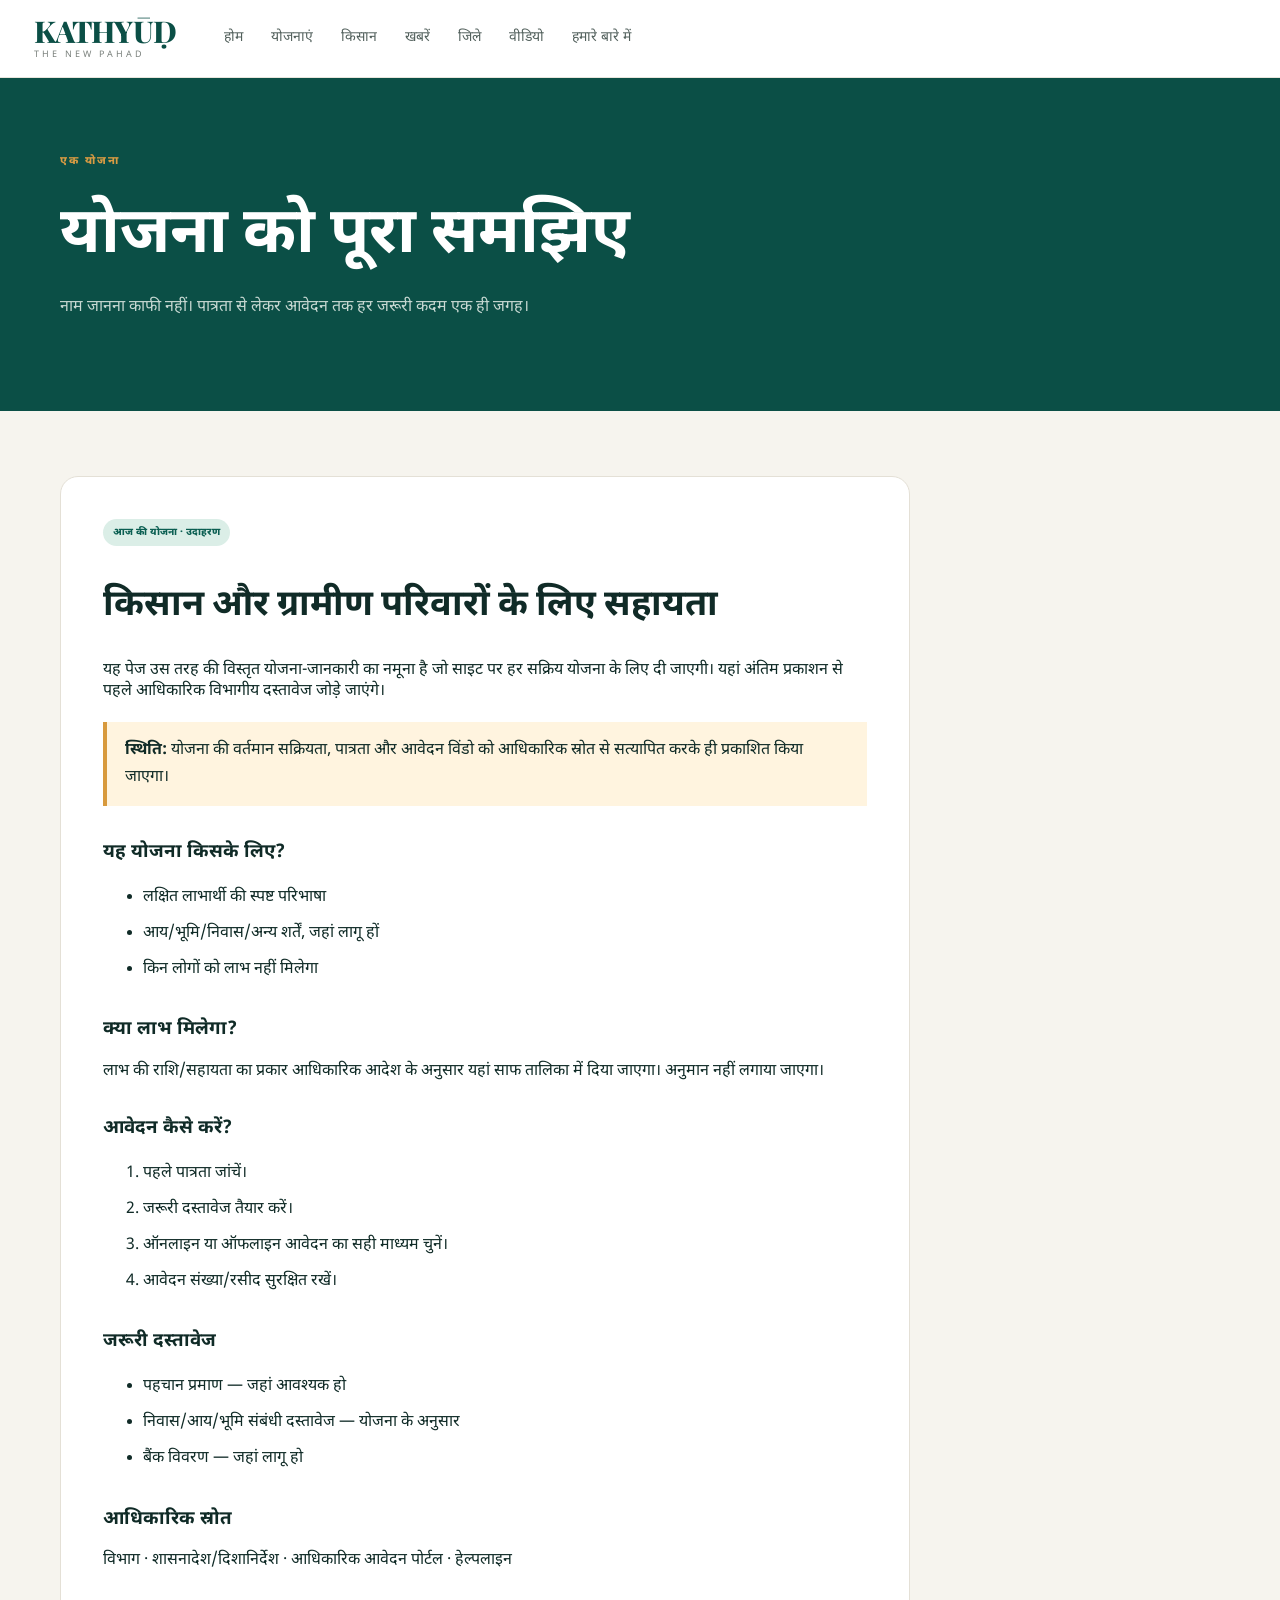
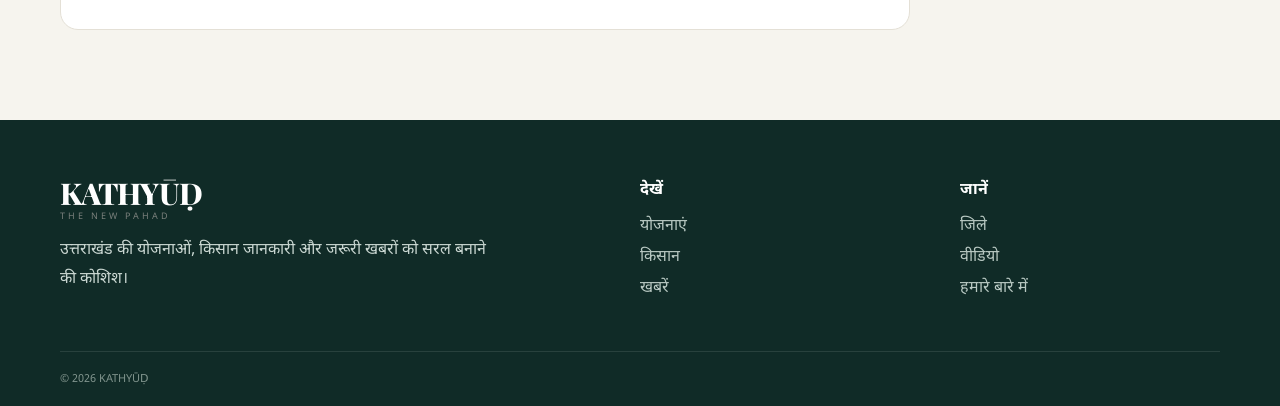
<file: scheme.html>
<!doctype html><html lang="hi"><head><meta charset="utf-8"><meta name="viewport" content="width=device-width,initial-scale=1"><title>योजना की पूरी जानकारी — KATHYŪḌ</title><meta name="description" content="नाम जानना काफी नहीं। पात्रता से लेकर आवेदन तक हर जरूरी कदम एक ही जगह।"><link rel="preconnect" href="https://fonts.googleapis.com"><link rel="preconnect" href="https://fonts.gstatic.com" crossorigin><link href="https://fonts.googleapis.com/css2?family=Noto+Sans+Devanagari:wght@400;500;600;700;800&family=Playfair+Display:wght@600;700;800&display=swap" rel="stylesheet"><link rel="stylesheet" href="assets/style.css"></head><body>
<header class="topbar"><a class="brand" href="index.html"><span>KATHYŪḌ</span><small>THE NEW PAHAD</small></a><nav><a href="index.html">होम</a><a href="schemes.html">योजनाएं</a><a href="farmer.html">किसान</a><a href="news.html">खबरें</a><a href="districts.html">जिले</a><a href="videos.html">वीडियो</a><a href="about.html">हमारे बारे में</a></nav><button class="menu">☰</button></header>
<section class="page-hero"><div class="wrap"><span class="label">एक योजना</span><h1>योजना को पूरा समझिए</h1><p>नाम जानना काफी नहीं। पात्रता से लेकर आवेदन तक हर जरूरी कदम एक ही जगह।</p></div></section>
<main class="content wrap"><div class="detail">
<span class="tag green-tag">आज की योजना · उदाहरण</span>
<h2>किसान और ग्रामीण परिवारों के लिए सहायता</h2>
<p>यह पेज उस तरह की विस्तृत योजना-जानकारी का नमूना है जो साइट पर हर सक्रिय योजना के लिए दी जाएगी। यहां अंतिम प्रकाशन से पहले आधिकारिक विभागीय दस्तावेज जोड़े जाएंगे।</p>
<div class="notice"><strong>स्थिति:</strong> योजना की वर्तमान सक्रियता, पात्रता और आवेदन विंडो को आधिकारिक स्रोत से सत्यापित करके ही प्रकाशित किया जाएगा।</div>
<h3>यह योजना किसके लिए?</h3><ul><li>लक्षित लाभार्थी की स्पष्ट परिभाषा</li><li>आय/भूमि/निवास/अन्य शर्तें, जहां लागू हों</li><li>किन लोगों को लाभ नहीं मिलेगा</li></ul>
<h3>क्या लाभ मिलेगा?</h3><p>लाभ की राशि/सहायता का प्रकार आधिकारिक आदेश के अनुसार यहां साफ तालिका में दिया जाएगा। अनुमान नहीं लगाया जाएगा।</p>
<h3>आवेदन कैसे करें?</h3><ol><li>पहले पात्रता जांचें।</li><li>जरूरी दस्तावेज तैयार करें।</li><li>ऑनलाइन या ऑफलाइन आवेदन का सही माध्यम चुनें।</li><li>आवेदन संख्या/रसीद सुरक्षित रखें।</li></ol>
<h3>जरूरी दस्तावेज</h3><ul><li>पहचान प्रमाण — जहां आवश्यक हो</li><li>निवास/आय/भूमि संबंधी दस्तावेज — योजना के अनुसार</li><li>बैंक विवरण — जहां लागू हो</li></ul>
<h3>आधिकारिक स्रोत</h3><p>विभाग · शासनादेश/दिशानिर्देश · आधिकारिक आवेदन पोर्टल · हेल्पलाइन</p>
</div></main>
<footer><div class="wrap footer-grid"><div><div class="brand footer-brand"><span>KATHYŪḌ</span><small>THE NEW PAHAD</small></div><p>उत्तराखंड की योजनाओं, किसान जानकारी और जरूरी खबरों को सरल बनाने की कोशिश।</p></div><div><b>देखें</b><a href="schemes.html">योजनाएं</a><a href="farmer.html">किसान</a><a href="news.html">खबरें</a></div><div><b>जानें</b><a href="districts.html">जिले</a><a href="videos.html">वीडियो</a><a href="about.html">हमारे बारे में</a></div></div><div class="copyright wrap">© 2026 KATHYŪḌ</div></footer><script src="assets/app.js"></script></body></html>
</file>
<file: assets/style.css>
*{box-sizing:border-box}html{scroll-behavior:smooth}body{margin:0;background:#f6f4ee;color:#102b27;font-family:"Noto Sans Devanagari",system-ui,sans-serif}a{text-decoration:none;color:inherit}.wrap{width:min(1160px,calc(100% - 40px));margin:auto}.topbar{height:78px;background:#fff;display:flex;align-items:center;padding:0 34px;position:sticky;top:0;z-index:50;border-bottom:1px solid #e8e5dc}.brand{display:flex;flex-direction:column;line-height:.9;margin-right:48px}.brand span{font-family:"Playfair Display",serif;font-weight:800;font-size:30px;color:#0b4f46}.brand small{font-size:9px;letter-spacing:3px;color:#7a807c;margin-top:6px}.topbar nav{display:flex;gap:28px;font-size:14px;color:#52605c}.topbar nav a{padding:29px 0;border-bottom:2px solid transparent}.topbar nav a:hover,.topbar nav .active{color:#0b4f46;border-bottom-color:#d69535}.menu{display:none;margin-left:auto;background:none;border:0;font-size:25px}.hero{min-height:650px;position:relative;color:#fff;display:flex;align-items:flex-end;overflow:hidden}.hero-photo{position:absolute;inset:0;background-size:cover;background-position:center 45%;transform:scale(1.03);transition:background-image .8s ease,background-position 1.2s ease;animation:heroDrift 18s ease-in-out infinite alternate;will-change:transform,background-image}.hero-overlay{position:absolute;inset:0;background:linear-gradient(90deg,rgba(3,28,25,.9) 0%,rgba(3,28,25,.55) 48%,rgba(3,28,25,.08) 100%),linear-gradient(0deg,rgba(0,0,0,.5),transparent 55%)}.hero-content{position:relative;width:min(1160px,calc(100% - 40px));margin:0 auto 72px}.eyebrow,.label{font-size:11px;text-transform:uppercase;letter-spacing:2px;font-weight:800;color:#d89b43}.hero h1{font-family:"Playfair Display","Noto Sans Devanagari",serif;font-size:clamp(46px,6vw,82px);line-height:1.04;margin:14px 0}.hero h1 em,h2 em{font-style:normal;color:#f0bc65}.hero p{font-size:17px;max-width:590px;line-height:1.8;color:#e7eee9}.search{width:min(700px,100%);background:#fff;border-radius:12px;padding:7px;display:flex;margin-top:28px;box-shadow:0 12px 40px rgba(0,0,0,.2)}.search span{color:#69746f;font-size:25px;padding:7px 8px}.search input{border:0;outline:0;flex:1;font:inherit;min-width:0}.search button,.button{background:#d99a3c;color:#fff;border:0;border-radius:8px;padding:13px 23px;font-weight:800;cursor:pointer}.quick{display:flex;gap:9px;margin-top:18px;flex-wrap:wrap}.quick a{border:1px solid rgba(255,255,255,.35);background:rgba(0,0,0,.16);backdrop-filter:blur(5px);padding:9px 14px;border-radius:30px;font-size:13px}.quick b{margin-left:8px}.mountain-caption{position:absolute;right:34px;bottom:28px;font-size:10px;letter-spacing:2px;opacity:.82}.mountain-caption span{opacity:.65}.intro{display:grid;grid-template-columns:1fr 1fr;gap:80px;padding:90px 0 72px}.intro h2,.section-head h2{font-family:"Playfair Display","Noto Sans Devanagari",serif;font-size:42px;line-height:1.15;margin:10px 0}.intro p{font-size:17px;line-height:2;color:#596560;margin:22px 0}.section-head{display:flex;align-items:end;justify-content:space-between;margin-bottom:24px}.all{font-weight:800;color:#0b665a;font-size:14px}.tiles{display:grid;grid-template-columns:repeat(4,1fr);gap:14px;margin-bottom:90px}.tile{min-height:205px;border-radius:18px;padding:24px;display:flex;flex-direction:column;position:relative;overflow:hidden}.tile span{font-size:12px;opacity:.55}.tile strong{font-size:20px;margin-top:auto}.tile small{opacity:.75;margin-top:8px}.tile i{position:absolute;right:22px;top:22px;font-style:normal;font-size:20px}.green{background:#0b5a4f;color:#fff}.orange{background:#d89a3d;color:#fff}.dark{background:#173631;color:#fff}.cream{background:#e9e2d2}.news-strip{background:#ebe8df;padding:72px 0 86px}.news-grid{display:grid;grid-template-columns:1.5fr 1fr 1fr;gap:14px}.news-card{background:#fff;border-radius:17px;padding:27px;min-height:240px;display:flex;flex-direction:column;border:1px solid #e3e0d7}.news-card.featured{background:#0b4f46;color:#fff}.news-card h3{font-family:"Playfair Display","Noto Sans Devanagari",serif;font-size:27px;line-height:1.35;margin:20px 0 auto}.news-card:not(.featured) h3{font-size:22px}.news-card p{line-height:1.7;color:#cddbd6}.news-card small{margin-top:18px;opacity:.6}.tag{display:inline-flex;width:max-content;border-radius:20px;padding:5px 10px;font-size:10px;font-weight:800}.red{background:#f3d8d4;color:#a43e39}.blue{background:#dce8f7;color:#255d9d}.gold{background:#f4e6c9;color:#97621b}.green-tag{background:#dbeee7;color:#0b5f52;padding:7px 10px;border-radius:20px;font-size:10px;font-weight:800}.scheme-home{padding:88px 0}.scheme-feature{display:grid;grid-template-columns:1fr 1fr;background:#fff;border-radius:20px;overflow:hidden;border:1px solid #e4e1d8;box-shadow:0 12px 40px rgba(20,44,38,.06)}.scheme-art{min-height:390px;position:relative;background:linear-gradient(#b6d4d1,#e9d7aa);overflow:hidden}.sun{position:absolute;width:120px;height:120px;background:#f1b451;border-radius:50%;right:17%;top:18%;filter:blur(1px)}.ridge{position:absolute;bottom:80px;width:120%;height:170px;background:#285c51;clip-path:polygon(0 85%,15% 42%,26% 70%,40% 20%,52% 70%,67% 32%,81% 72%,100% 25%,100% 100%,0 100%)}.r2{bottom:20px;background:#123f39;transform:scale(1.1);opacity:.9}.field{position:absolute;bottom:0;height:100px;width:100%;background:#5b8058;clip-path:polygon(0 45%,25% 20%,50% 55%,75% 15%,100% 40%,100% 100%,0 100%)}.scheme-copy{padding:48px}.scheme-copy h3{font-family:"Playfair Display","Noto Sans Devanagari",serif;font-size:36px;line-height:1.2;margin:18px 0}.scheme-copy p{color:#64706c;line-height:1.9}.meta-row{display:flex;gap:8px;flex-wrap:wrap;margin:25px 0}.meta-row span{border:1px solid #dfe4df;border-radius:20px;padding:7px 11px;font-size:11px}.read{color:#0b5d52}.farmer-home{background:#0b4f46;color:#fff;padding:90px 0}.farmer-layout{display:grid;grid-template-columns:1fr 1fr;gap:100px}.farmer-layout h2{font-family:"Playfair Display","Noto Sans Devanagari",serif;font-size:52px;line-height:1.08;margin:14px 0}.farmer-layout p{line-height:1.9;color:#c9d8d3;max-width:520px}.button.light{display:inline-block;background:#f0b557;color:#17352f;margin-top:18px}.farmer-list{border-top:1px solid rgba(255,255,255,.22)}.farmer-list div{display:grid;grid-template-columns:50px 1fr;gap:6px;padding:22px 0;border-bottom:1px solid rgba(255,255,255,.22)}.farmer-list b{grid-row:span 2;color:#e7ad58}.farmer-list span{font-size:18px}.farmer-list small{color:#a9c0b9}.district-home{padding:85px 0}.districts{display:grid;grid-template-columns:repeat(5,1fr);gap:9px}.districts a{background:#fff;border:1px solid #e3e0d7;border-radius:10px;padding:13px;text-align:center;font-size:13px}.districts a:hover{border-color:#d89a3d;color:#0b5f52}footer{background:#102b27;color:#cbd8d3;padding:60px 0 20px}.footer-grid{display:grid;grid-template-columns:2fr 1fr 1fr;gap:60px}.footer-brand span{color:#fff}.footer-grid p{max-width:430px;line-height:1.8}.footer-grid b{display:block;color:#fff;margin-bottom:15px}.footer-grid a{display:block;margin:10px 0;color:#b9c9c3}.copyright{border-top:1px solid rgba(255,255,255,.1);margin-top:40px;padding-top:20px;font-size:11px;color:#80948d}

/* inner pages */
.page-hero{background:#0b4f46;color:#fff;padding:72px 0}.page-hero h1{font-family:"Playfair Display","Noto Sans Devanagari",serif;font-size:clamp(40px,5vw,66px);margin:12px 0}.page-hero p{max-width:680px;color:#c8d9d3;line-height:1.8}.content{padding:65px 0 90px}.filterbar{display:flex;gap:10px;flex-wrap:wrap;margin-bottom:30px}.filterbar button{border:1px solid #ddd8cd;background:#fff;padding:9px 14px;border-radius:20px;cursor:pointer}.filterbar button.active{background:#0b5f52;color:#fff;border-color:#0b5f52}.cards{display:grid;grid-template-columns:repeat(3,1fr);gap:16px}.card{background:#fff;border:1px solid #e4e0d6;border-radius:16px;padding:25px}.card h3{font-family:"Playfair Display","Noto Sans Devanagari",serif;font-size:25px;line-height:1.35}.card p{color:#68736f;line-height:1.8}.card .facts{display:flex;gap:7px;flex-wrap:wrap;margin:18px 0}.facts span{font-size:10px;background:#eef2ed;padding:6px 9px;border-radius:20px}.detail{background:#fff;border-radius:18px;padding:42px;max-width:850px;border:1px solid #e4e0d6}.detail h2{font-family:"Playfair Display","Noto Sans Devanagari",serif;font-size:36px}.detail h3{margin-top:34px}.detail li{margin:9px 0;line-height:1.7}.notice{background:#fff4df;border-left:4px solid #d89a3d;padding:15px 18px;margin:20px 0;line-height:1.7}.article-grid{display:grid;grid-template-columns:1.5fr .8fr;gap:22px}.side{background:#fff;border:1px solid #e4e0d6;border-radius:16px;padding:24px;height:max-content}.video-card{background:#0b4f46;color:#fff;border-radius:16px;min-height:210px;padding:25px;display:flex;flex-direction:column;justify-content:end;position:relative;overflow:hidden}.video-card:before{content:"▶";position:absolute;right:24px;top:24px;border:1px solid rgba(255,255,255,.4);border-radius:50%;width:44px;height:44px;display:grid;place-items:center}.mobile-note{display:none}

@media(max-width:850px){.topbar{padding:0 20px}.topbar nav{display:none}.menu{display:block}.topbar nav.open{display:flex;position:absolute;top:78px;left:0;right:0;background:#fff;padding:18px 20px;flex-direction:column;gap:0;box-shadow:0 12px 30px rgba(0,0,0,.1)}.topbar nav.open a{padding:13px 0;border:0}.hero{min-height:650px}.hero-content{margin-bottom:55px}.intro,.farmer-layout,.scheme-feature,.article-grid{grid-template-columns:1fr;gap:30px}.tiles{grid-template-columns:1fr 1fr}.news-grid{grid-template-columns:1fr}.cards{grid-template-columns:1fr 1fr}.districts{grid-template-columns:repeat(3,1fr)}.footer-grid{grid-template-columns:1fr 1fr}.scheme-copy{padding:32px}.mobile-note{display:block}}
@media(max-width:560px){.wrap{width:min(100% - 28px,1160px)}.hero h1{font-size:46px}.hero-content{width:calc(100% - 28px)}.hero p{font-size:15px}.search button{padding:11px 14px}.search input{font-size:12px}.tiles,.cards{grid-template-columns:1fr}.districts{grid-template-columns:1fr 1fr}.intro{padding:65px 0 50px}.intro h2,.section-head h2{font-size:34px}.scheme-art{min-height:280px}.farmer-layout h2{font-size:42px}.footer-grid{grid-template-columns:1fr}.mountain-caption{right:15px;font-size:8px}.news-strip,.scheme-home,.district-home,.farmer-home{padding-top:60px;padding-bottom:60px}}

/* KATHYŪḌ — THE NEW PAHAD motion layer */
:root{--ink:#102b27;--forest:#0b4f46;--gold:#d99a3c;--cream:#f6f4ee}
body{overflow-x:hidden}
.topbar{transition:background .35s ease,box-shadow .35s ease,transform .35s ease}
.topbar.scrolled{box-shadow:0 8px 30px rgba(16,43,39,.08)}
.brand span{letter-spacing:-.03em}

.hero-content>*{animation:riseIn .8s cubic-bezier(.2,.8,.2,1) both}
.hero-content .eyebrow{animation-delay:.08s}.hero-content h1{animation-delay:.16s}.hero-content p{animation-delay:.24s}.hero-content .search{animation-delay:.32s}.hero-content .quick{animation-delay:.4s}
.quick a,.tile,.news-card,.districts a,.scheme-feature{transition:transform .35s cubic-bezier(.2,.8,.2,1),box-shadow .35s,border-color .35s}
.quick a:hover{transform:translateY(-3px);background:rgba(255,255,255,.14)}
.tile:hover,.news-card:hover,.districts a:hover{transform:translateY(-7px);box-shadow:0 18px 45px rgba(16,43,39,.12)}
.tile:after{content:"";position:absolute;inset:-40% auto auto -30%;width:60%;height:180%;background:linear-gradient(90deg,transparent,rgba(255,255,255,.13),transparent);transform:rotate(20deg) translateX(-160%);transition:transform .8s}
.tile:hover:after{transform:rotate(20deg) translateX(420%)}
.search{transition:transform .3s,box-shadow .3s}.search:focus-within{transform:translateY(-2px);box-shadow:0 18px 50px rgba(0,0,0,.28)}
[data-reveal]{opacity:0;transform:translateY(28px);transition:opacity .8s ease,transform .8s cubic-bezier(.2,.8,.2,1)}
[data-reveal].visible{opacity:1;transform:none}
.mountain-caption{animation:pulseCaption 3s ease-in-out infinite}
@keyframes heroDrift{from{transform:scale(1.04) translate3d(-1%,0,0)}to{transform:scale(1.1) translate3d(1.5%,-1%,0)}}
@keyframes riseIn{from{opacity:0;transform:translateY(24px)}to{opacity:1;transform:none}}
@keyframes pulseCaption{0%,100%{opacity:.55}50%{opacity:.95}}
@media(prefers-reduced-motion:reduce){*,*:before,*:after{animation-duration:.001ms!important;animation-iteration-count:1!important;scroll-behavior:auto!important;transition:none!important}}
@media(max-width:900px){.topbar{padding:0 20px}.brand{margin-right:20px}.topbar nav{gap:15px}.hero{min-height:620px}.tiles{grid-template-columns:repeat(2,1fr)}.news-grid{grid-template-columns:1fr 1fr}.news-card.featured{grid-column:1/-1}.intro,.farmer-layout{grid-template-columns:1fr;gap:30px}.districts{grid-template-columns:repeat(3,1fr)}}
@media(max-width:680px){.topbar{height:68px}.topbar nav{display:none;position:absolute;left:12px;right:12px;top:74px;background:#fff;padding:12px;border-radius:14px;box-shadow:0 15px 40px rgba(16,43,39,.16);flex-direction:column;gap:0}.topbar nav.open{display:flex}.topbar nav a{padding:12px 14px;border:0}.menu{display:block}.hero{min-height:650px}.hero-content{margin-bottom:48px}.hero h1{font-size:48px}.hero p{font-size:15px}.search button{padding:12px 15px}.intro,.scheme-feature,.farmer-layout{grid-template-columns:1fr}.intro h2,.section-head h2{font-size:34px}.tiles,.news-grid{grid-template-columns:1fr}.news-card.featured{grid-column:auto}.districts{grid-template-columns:repeat(2,1fr)}.scheme-copy{padding:32px}.scheme-copy h3{font-size:30px}.farmer-layout h2{font-size:42px}.mountain-caption{right:18px}.wrap{width:min(100% - 28px,1160px)}}
</file>
